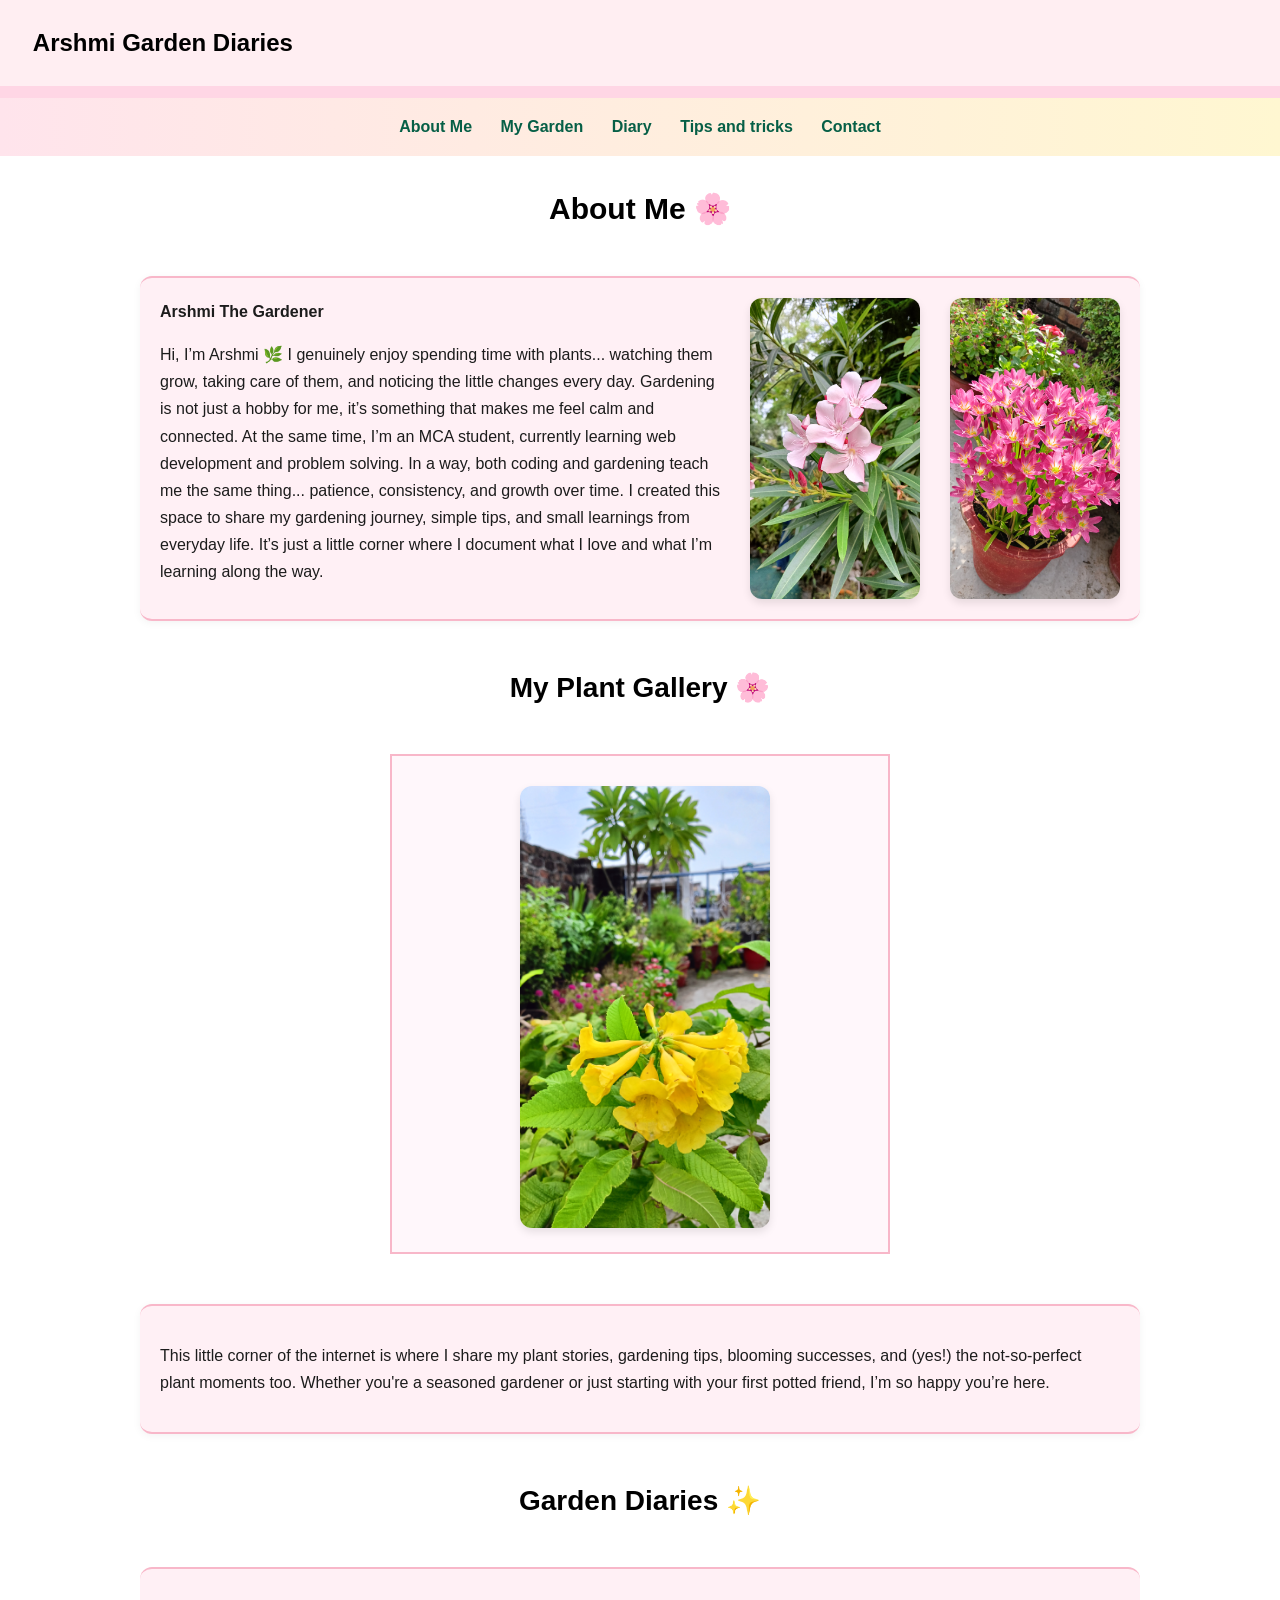
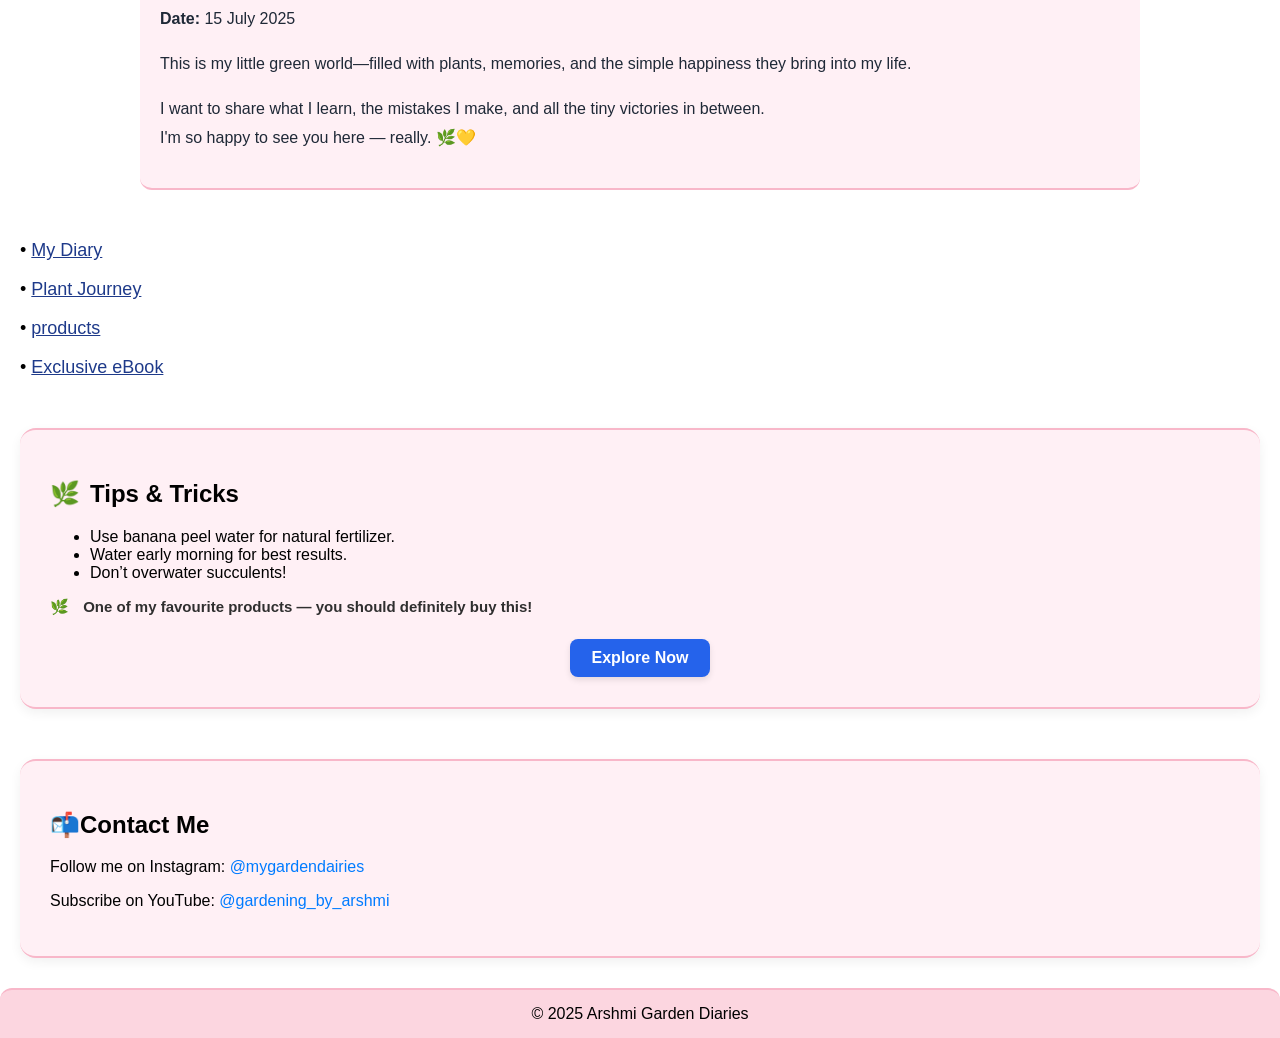
<file: index.html>
<!DOCTYPE html>
<html lang="en">
<head>
    <meta charset="UTF-8">
    <meta name="viewport" content="width=device-width, initial-scale=1.0">
    <title>MyGardenDiaries</title>
    <link rel="stylesheet" href="style.css">
</head>
<body>
    <header class="title" style="font-size: 20px;">
        <h1>Arshmi Garden Diaries</h1>
        <button class="menu-toggle" onclick="toggleMenu()">☰</button>
    </header>
    <div class="subbanner">

    </div>
    <div class="navmenu" id="navmenu">
        <nav>
            <a class="nav" href="#about">About Me</a>
            <a class="nav" href="#myplantgallery">My Garden</a>
            <!-- <a id="nav" href="#myplantgallery">Gallery</a> -->
            <a class="nav" href="#gardendiary">Diary</a>
            <a class="nav" href="#tips">Tips and tricks</a>
            <a class="nav" href="#contact">Contact</a>

        </nav>
    </div>

    <!-- javascript  -->
    <!-- <script>
    function toggleMenu() {

      var nav = document.getElementById('navmenu');

      nav.classList.toggle('navmenu');

    }
    </script> -->
   <!-- javascript  -->

    <!-- About Section -->
     <h2 style="text-align: center; font-size: 30px;" id="about">About Me 🌸</h2>
    <div class="about">
        <img id="imgR" src="images/rainlilyP.jpg" alt="Rain Lily">
        <img id="imgK" src="images/kanerNursery.jpg" alt="Kaner">
        <p style="margin-top: 0%;"><b>Arshmi The Gardener</b></p>
        Hi, I’m Arshmi 🌿
        I genuinely enjoy spending time with plants... watching them grow, taking care of them, and noticing the little changes every day. Gardening is not just a hobby for me, it’s something that makes me feel calm and connected.
        At the same time, I’m an MCA student, currently learning web development and problem solving. In a way, both coding and gardening teach me the same thing... patience, consistency, and growth over time.
        I created this space to share my gardening journey, simple tips, and small learnings from everyday life. It’s just a little corner where I document what I love and what I’m learning along the way.
    </div>

    <h2 id="myplantgallery" style="color: black;font-size: 28px;text-align: center;">My Plant Gallery 🌸</h2>
    <section id="gallery" class="gallery">

    <img class="img2" src="images/tecomaY.jpg">
    <p class="caption">A peaceful corner of my garden 🌿</p>

    <img class="img2" src="images/rainlilyP.jpg">
    <p class="caption"> one of my favourite rain lily 🌸</p>

    <img class="img2" src="images/oranges.jpg">
    <p class="caption">Tiny terrace oranges in my terrace garden 🍊</p>

    <img class="img2" src="images/redlily.jpg">
    <p class="caption">Red lilies blooming 🌷</p>

    <!-- SLIDER -->
    <div class="slider-container">
      <div class="slides">
        <!-- <img class="img2" src="diyCycle.jpg"> -->
        <img class="img2" src="images/diyHut.jpg">
      </div>
    </div>
    <p class="caption">A little DIY project 🏡</p>
  </section>
  <div id="para1" >
  <p>
    This little corner of the internet is where I share my plant stories, gardening tips, blooming successes, and (yes!) the not-so-perfect plant moments too. Whether you're a seasoned gardener or just starting with your first potted friend,
     I’m so happy you’re here.
  </p>
  </div>
  <h2 id="gardendiary">
    Garden Diaries ✨ </h2>
   <div id="diary" class="diary">
   <p style="margin-bottom: 10px;"><strong>Date:</strong> 15 July 2025</p>
   <p>
    This is my little green world—filled with plants, memories, and the simple happiness they bring into my life.</p>
   <p>  I want to share what I learn, the mistakes I make, and all the tiny victories in between.<br>
    I'm so happy to see you here — really. 🌿💛
   </div>
   <div style="margin: 20px; text-align: left; font-family: 'Segoe UI', sans-serif; font-size: 18px;">
  <p>• <a href="MyDiary.html" style="color: #1e3a8a; text-decoration: underline;">My Diary</a></p>
  <p>• <a href="plantJourney.html" style="color: #1e3a8a; text-decoration: underline;">Plant Journey</a></p>
   <p>• <a href="tools.html" style="color: #1e3a8a; text-decoration: underline;">products</a></p>
  <p>• <a href="buyEbook.html" style="color: #1e3a8a; text-decoration: underline;">Exclusive eBook</a></p>
  </div>

    <div id="tips" class="tips">
        <h2>Tips & Tricks</h2>
    <ul>
        <li>Use banana peel water for natural fertilizer.</li>
        <li>Water early morning for best results.</li>
        <li>Don’t overwater succulents!</li>
    </ul>
    <h2 style="font-family: 'Segoe UI', sans-serif; color: #2f2f2f; font-size: 15px;">
        One of my favourite products — you should definitely buy this!
    </h2>
    <div style="text-align: center;">
        <a class="button" href="tools.html">Explore Now</a>
    </div>
     </div>
    <div id="contact"class="section contact">

    <h2>Contact Me</h2>
    <p>Follow me on Instagram: <a href="https://www.instagram.com/mygardendairies?igsh=cGZ2ZWs3b3NzZTIw" target="_blank">@mygardendairies</a></p>
    <p>Subscribe on YouTube: <a href="https://youtube.com/@gardening_by_arshmi?si=fPzWDsmTJuHt22xy" target="_blank">@gardening_by_arshmi</a></p>
  </div>
   
    <footer>© 2025 Arshmi Garden Diaries</footer>
</body>
</html>
</file>
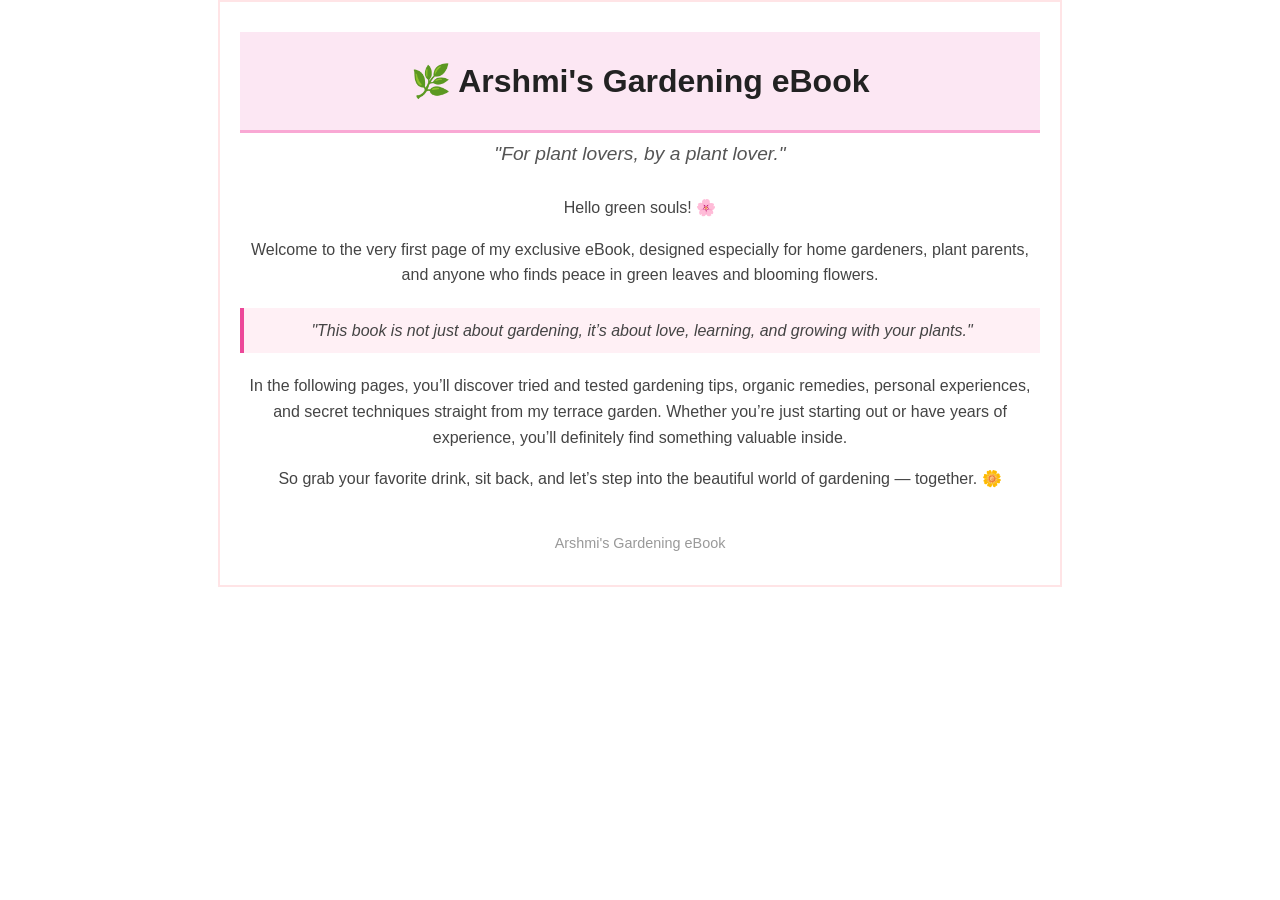
<file: ebookTemp.html>
<!DOCTYPE html>
<html lang="en">
<head>
    <meta charset="UTF-8">
    <meta name="viewport" content="width=device-width, initial-scale=1.0">
    <title>Arshmi's Gardening eBook</title>
    <style>
        body {
            background-color: #ffffff;
            font-family: 'Segoe UI', sans-serif;
            color: #333;
            margin: 0;
            padding: 0;
        }
        .cover-page-container {
            border: 2px solid #ffe4e6;
            max-width: 800px;
            margin: 0 auto;
            padding: 30px 20px;
            text-align: center;
        }
        .title {
            background-color: #fce7f3; /* soft baby pink */
            padding: 30px 20px;
            border-bottom: 3px solid #f9a8d4;
            font-size: 2em;
            font-weight: bold;
            color: #222;
            text-align: center;
            margin-bottom: 10px;
        }
        .title h1{
            margin: 0;
            font-size: 36px;
            color: #000; /* black heading */
            text-transform: uppercase;
            letter-spacing: 1px;
        }
        .subheading {
            font-size: 1.2em;
            text-align: center;
            color: #555;
            margin-bottom: 30px;
            font-style: italic;
        }
        .cover-content {
            font-size: 1rem;
            line-height: 1.6;
            color: #444;
        }
        .highlight {
            background-color: #fff0f5;
            padding: 10px;
            border-left: 4px solid #ec4899;
            margin: 20px 0;
            font-style: italic;
        }
        .footer-note {
            margin-top: 40px;
            text-align: center;
            font-size: 0.9rem;
            color: #999;
        }
    </style>
</head>
<body>
    <div class="cover-page-container">
        <div class="title">🌿 Arshmi's Gardening eBook</div>
        <div class="subheading">"For plant lovers, by a plant lover."</div>
        <div class="cover-content">

            <p>Hello green souls! 🌸</p>
            <p>Welcome to the very first page of my exclusive eBook, designed especially for home gardeners, plant parents, and anyone who finds peace in green leaves and blooming flowers.</p>

            <div class="highlight">
            "This book is not just about gardening, it’s about love, learning, and growing with your plants."  
            </div>

            <p>In the following pages, you’ll discover tried and tested gardening tips, organic remedies, personal experiences, and secret techniques straight from my terrace garden. Whether you’re just starting out or have years of experience, you’ll definitely find something valuable inside.</p>
            <p>So grab your favorite drink, sit back, and let’s step into the beautiful world of gardening — together. 🌼</p>

            <div class="footer-note">
              Arshmi's Gardening eBook
            </div>

        </div>
    </div>
</body>
</html>
</file>
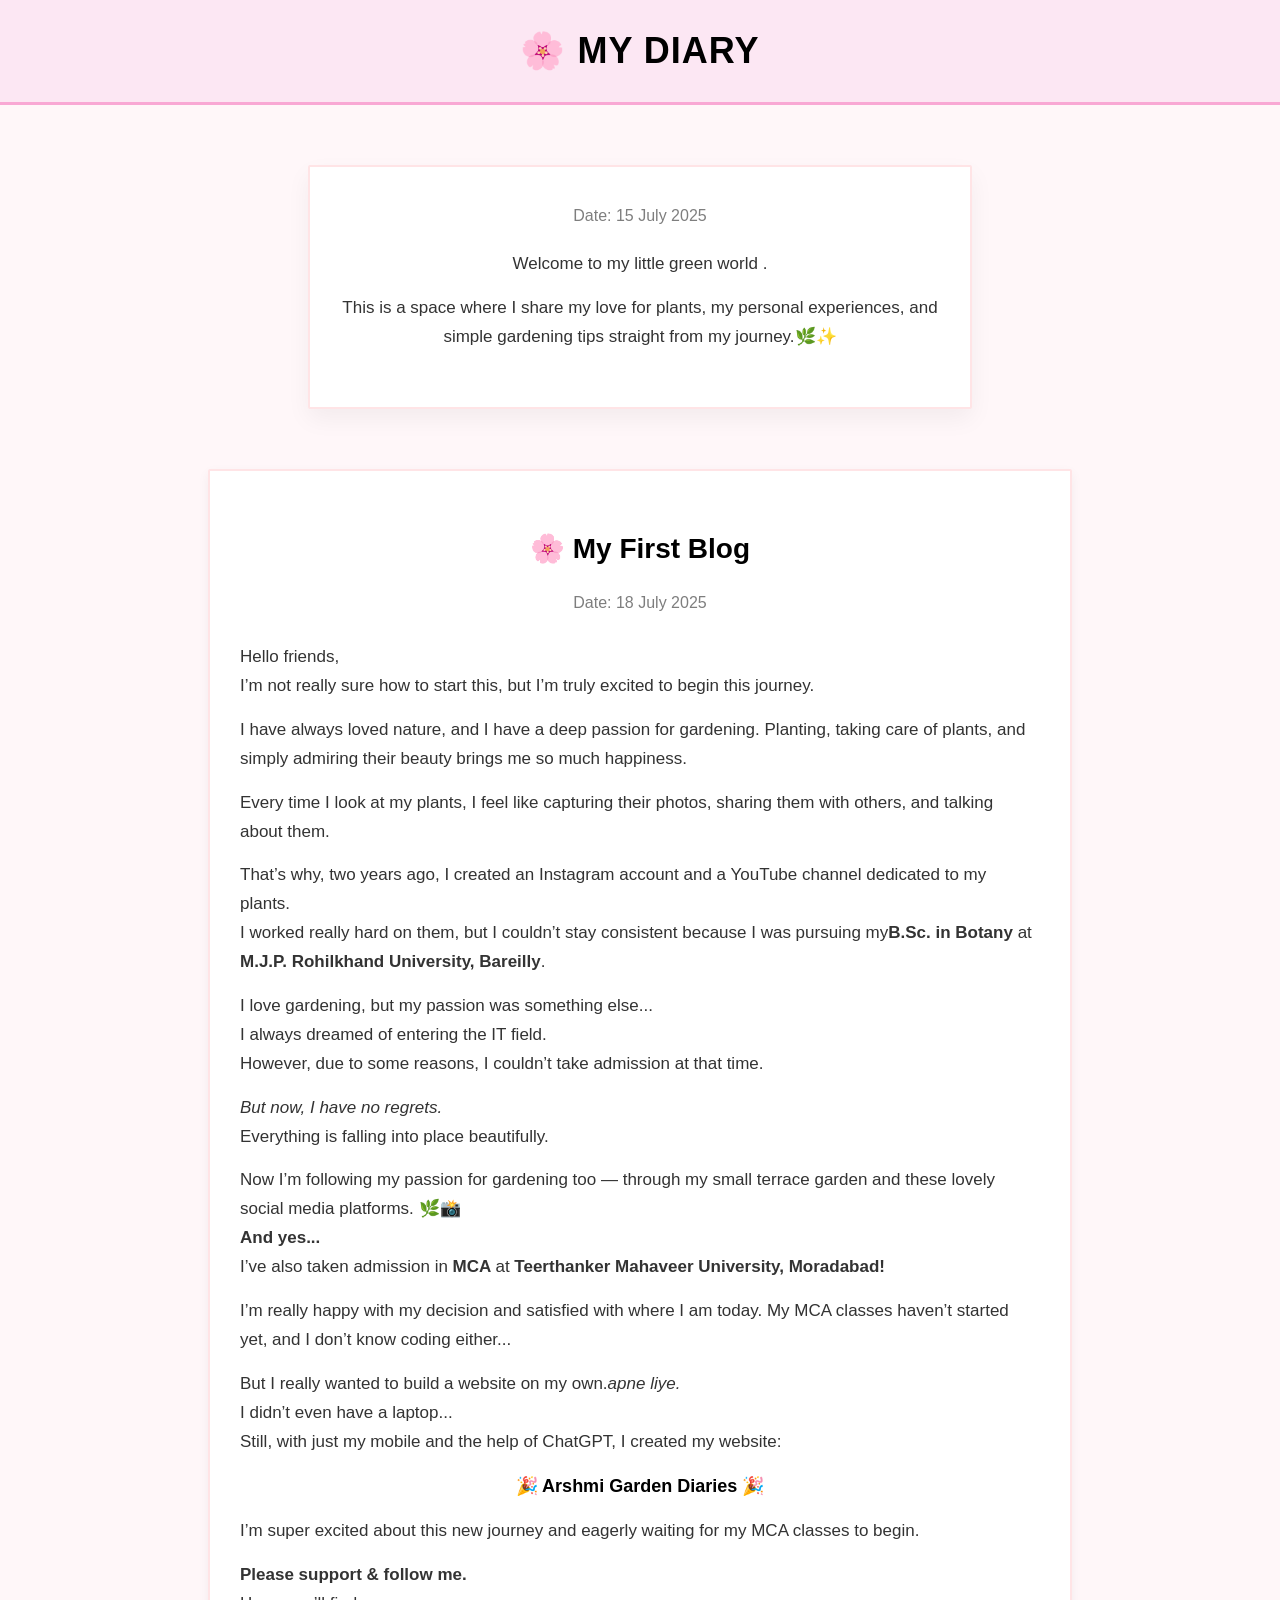
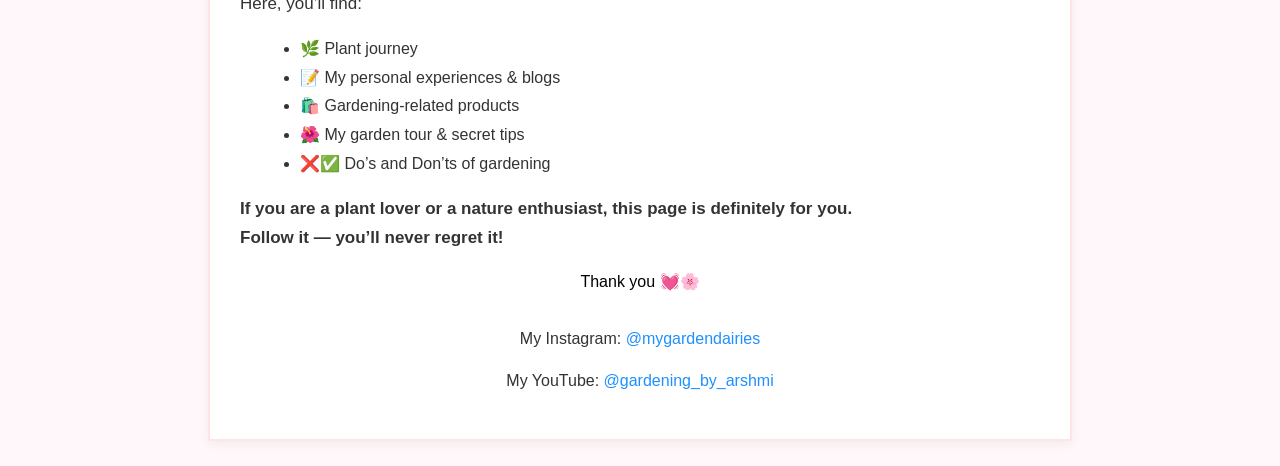
<file: MyDiary.html>
<!DOCTYPE html>
<html lang="en">
<head>
  <meta charset="UTF-8">
  <title>My Diary</title>
  <meta name="viewport" content="width=device-width, initial-scale=1.0">
  <style>
    body {
      margin: 0;
      padding: 0;
      background-color: #fff7f9;
      font-family: 'Segoe UI', sans-serif;
      color: #333;
    }

    .header-box {
      background-color: #fce7f3; /* soft baby pink */
      padding: 30px 20px;
      text-align: center;
      border-bottom: 3px solid #f9a8d4;
    }

    .header-box h1 {
      margin: 0;
      font-size: 36px;
      color: #000; /* black heading */
      text-transform: uppercase;
      letter-spacing: 1px;
    }

    .date {
      text-align: center;
      color: #888; 
      font-size: 14px;
      margin-bottom: 10px; 
    }

    .diary-container {
      max-width: 600px;
      margin: 60px auto;
      background-color: #fff;
      padding: 40px 30px;
      border-radius: 2px;
      box-shadow: 0 10px 25px rgba(0, 0, 0, 0.05);
      border: 2px solid #ffe4e6;
      text-align: center;
    }

    h1 {
      font-size: 36px;
      margin-bottom: 10px;
      color: #000;
    }

    /* h1::before {
      content: "🌸 ";
    } */

    .date {
      font-size: 16px;
      color: #7e7e7e;
      margin-bottom: 25px;
    }

    p {
      font-size: 17px;
      line-height: 1.7;
      margin: 15px 0;
    }

    .highlight {
      font-style: italic;
      color: #9c27b0;
    }

    #first-blog{
      background-color: #ffffff; 
      padding: 30px; 
      max-width: 800px; 
      margin: 25px auto;
      border: 2px solid #ffe4e6; 
      border-radius: 2px; 
      box-shadow: 0 4px 12px rgba(0,0,0,0.05); 
      font-family: 'Segoe UI', sans-serif; 
      color: #333; 
      line-height: 1.8;
    }
  </style>
</head>
<body>

  <div class="header-box">
      <h1>🌸 My Diary</h1>
  </div>

  <div class="diary-container">

    <div class="date">Date: 15 July 2025</div>

    <p>Welcome to my little green world .</p>

    <p>This is a space where I share my love for plants, my personal experiences, and simple gardening tips straight from my journey.🌿✨</p>

  </div>


<div id="first-blog">

  <h2 style="color: #000000; text-align: center; font-size: 28px; margin-bottom: 10px;">🌸 My First Blog</h2>

  <p style="font-size: 16px; color: #7e7e7e;"> <div class="date">Date: 18 July 2025</div></p>

  <p>Hello friends,<br>

  I’m not really sure how to start this, but I’m truly excited to begin this journey.</p>

  <p>I have always loved nature, and I have a deep passion for gardening.

   Planting, taking care of plants, and simply admiring their beauty brings me so much happiness.</p>

  <p>Every time I look at my plants, I feel like capturing their photos, sharing them with others, and talking about them.</p>

  <p>That’s why, two years ago, I created an Instagram account and a YouTube channel dedicated to my plants.<br>

  I worked really hard on them, but I couldn’t stay consistent because I was pursuing my<strong>B.Sc. in Botany</strong> at <strong>M.J.P. Rohilkhand University, Bareilly</strong>.</p>

  <p>I love gardening, but my passion was something else...<br>

  I always dreamed of entering the IT field.<br>

  However, due to some reasons, I couldn’t take admission at that time.</p>

  <p><em>But now, I have no regrets.</em><br>

  Everything is falling into place beautifully.</p>

  <p>Now I’m following my passion for gardening too — through my small terrace garden and these lovely social media platforms. 🌿📸<br>

  <strong>And yes...</strong><br>

  I’ve also taken admission in <strong> MCA </strong> at <strong> Teerthanker Mahaveer University, Moradabad!</strong></p>

  <p>I’m really happy with my decision and satisfied with where I am today.

     My MCA classes haven’t started yet, and I don’t know coding either...</p>

  <p>But I really wanted to build a website on my own.<em>apne liye.</em><br>

  I didn’t even have a laptop...<br>

  Still, with just my mobile and the help of ChatGPT, I created my website:</p>

  <p style="text-align: center; font-size: 18px; color: #000000; font-weight: bold;">🎉 Arshmi Garden Diaries 🎉</p>

  <p>I’m super excited about this new journey and eagerly waiting for my MCA classes to begin.</p>

  <p><strong>Please support & follow me.</strong><br>

  Here, you’ll find:</p>

  <ul style="list-style: disc; margin-left: 20px;">

    <li>🌿 Plant journey</li>

    <li>📝 My personal experiences & blogs</li>

    <li>🛍️ Gardening-related products</li>

    <li>🌺 My garden tour & secret tips</li>

    <li>❌✅ Do’s and Don’ts of gardening</li>

  </ul>

  <p><strong>If you are a plant lover or a nature enthusiast, this page is definitely for you.<br>

  Follow it — you’ll never regret it!</strong></p>

  <p style="text-align: center; font-size: 16px; color: #000000;">Thank you 💓🌸</p>


  <!-- Social links start -->

  <p style="font-size: 16px; color: #333; text-align: center; margin-top: 30px;">

    My Instagram:  

    <a href="https://www.instagram.com/mygardendairies?igsh=cGZ2ZWs3b3NzZTIw" target="_blank" style="color: #1e90ff; text-decoration: none; font-weight: 500;">

      @mygardendairies

    </a>

  </p>

  <p style="font-size: 16px; color: #333; text-align: center;">

    My YouTube:  

    <a href="https://www.youtube.com/@gardening_by_arshmi" target="_blank" style="color: #1e90ff; text-decoration: none; font-weight: 500;">

      @gardening_by_arshmi

    </a>

  </p>

  <!-- Social links end -->


</div>
</body>
</html>
</file>
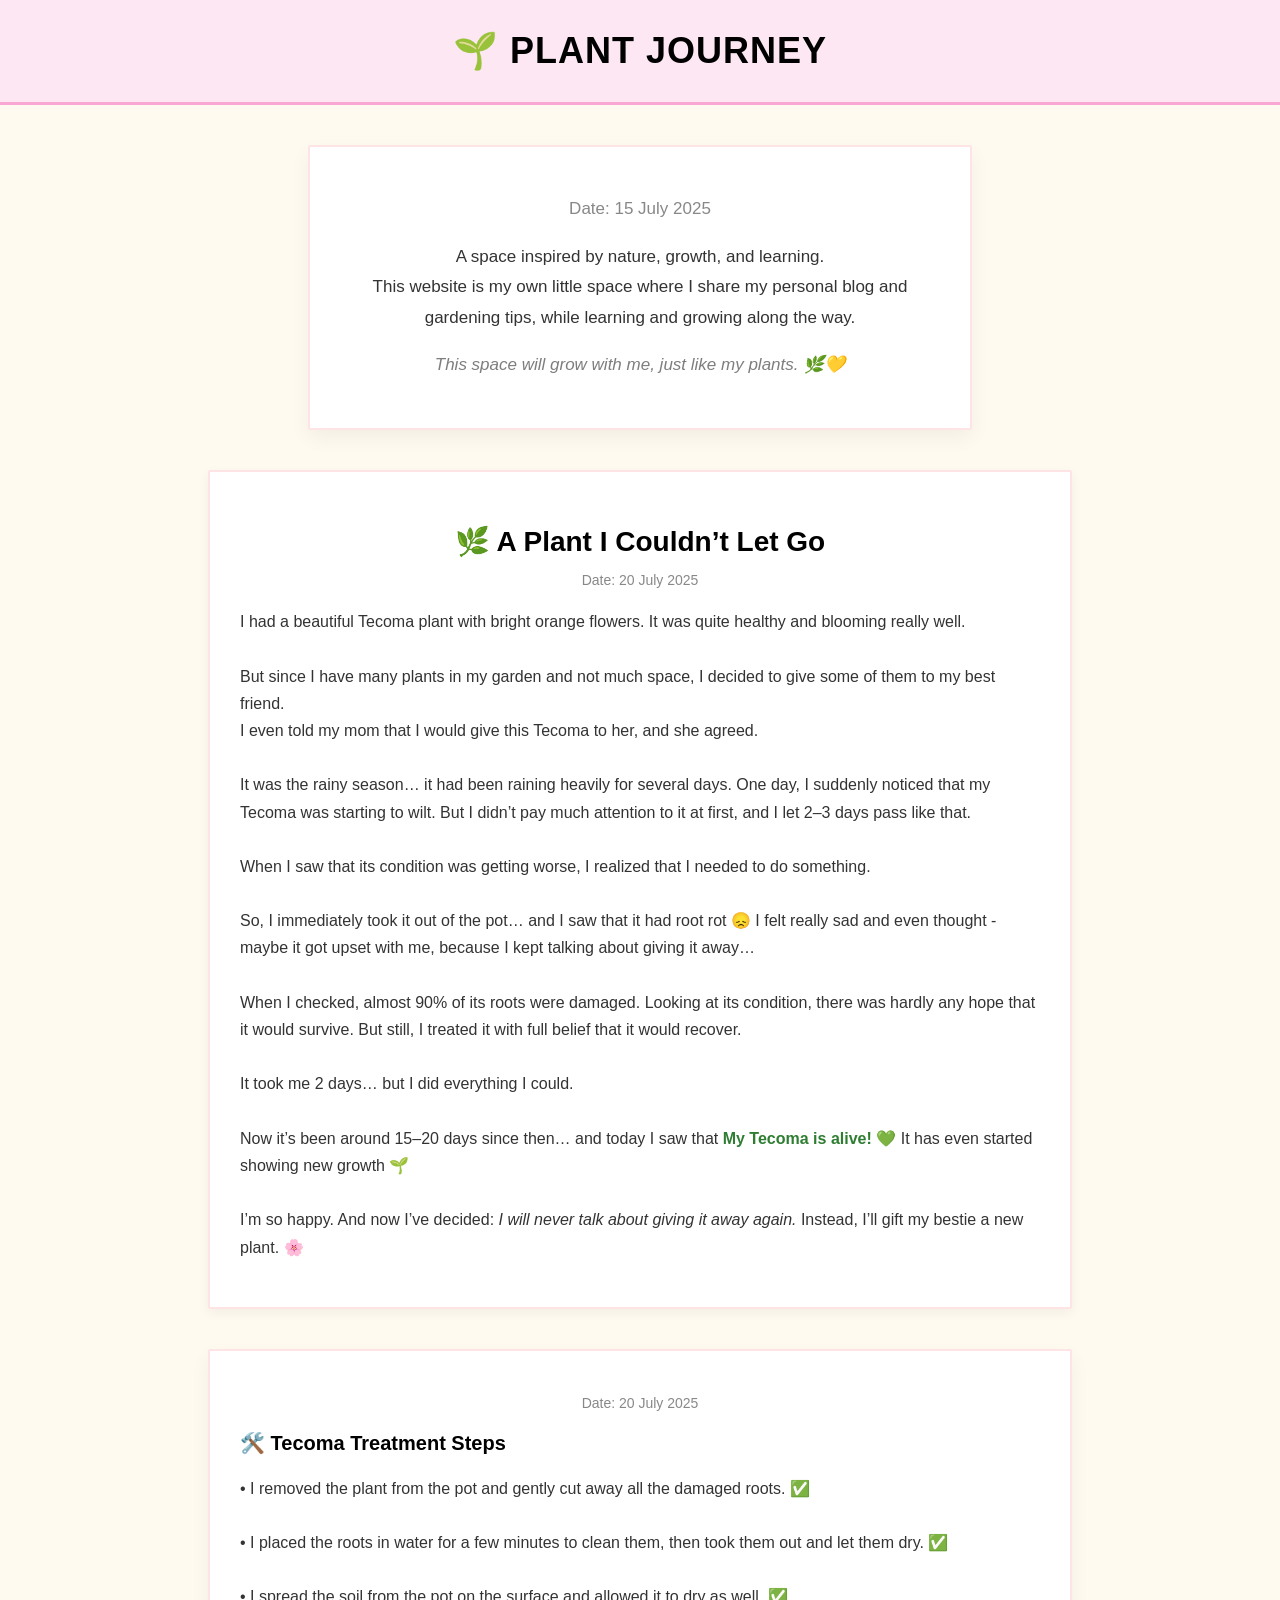
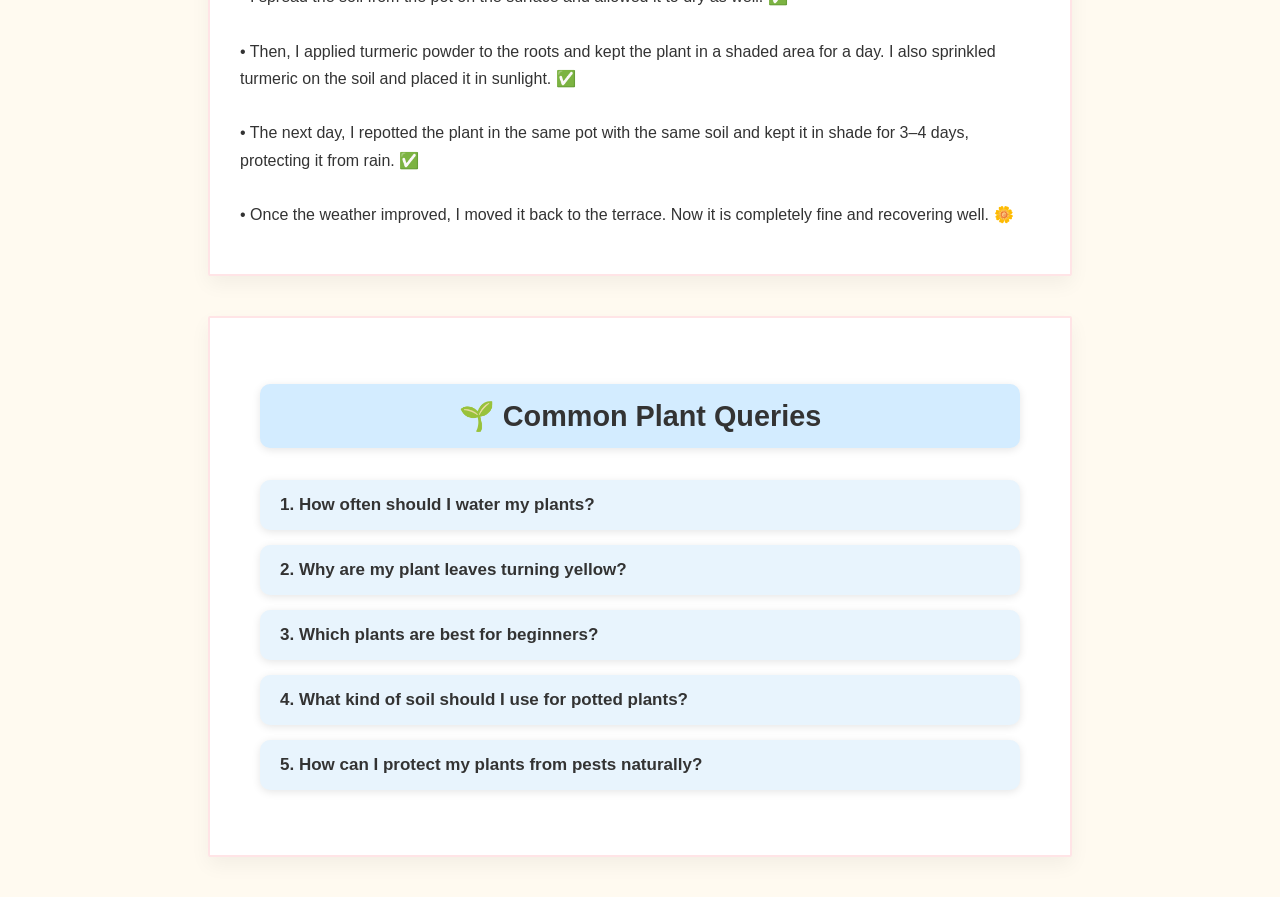
<file: plantJourney.html>
<!DOCTYPE html>
<html lang="en">
<head>

  <meta charset="UTF-8" />

  <meta name="viewport" content="width=device-width, initial-scale=1.0"/>

  <title>Plant Journey</title>

  <style>

    body {
      margin: 0;
      padding: 0;
      /* background-color: #fff7f9; */
      background-color: #fffaf0; /* soft peach background */
      font-family: 'Segoe UI', sans-serif;
      color: #333;
    }

    .header-box {
      background-color: #fce7f3; /* soft baby pink */
      padding: 30px 20px;
      text-align: center;
      border-bottom: 3px solid #f9a8d4;
    }

    .header-box h1 {
      margin: 0;
      font-size: 36px;
      color: #000; /* black heading */
      text-transform: uppercase;
      letter-spacing: 1px;
    }

    .intro-box {
      text-align: center;
      max-width: 600px;
      background-color: #fff;
      margin: 40px auto;
      padding: 30px;
      border-radius: 2px;
      box-shadow: 0 8px 20px rgba(0,0,0,0.05);
      border: 2px solid #ffe4e6;
    }

    .intro-box p {
      font-size: 17px;
      line-height: 1.8;
    }

    .date {
      text-align: center;
      color: #888; 
      font-size: 14px;
      margin-bottom: 10px; 
    }

    .italic {
      font-style: italic;
      color: #7e7e7e;
    }
    
    .story-section{
      background-color: #ffffff;
      font-family: 'Segoe UI', sans-serif;
      box-shadow: 0 4px 12px rgba(0,0,0,0.05);
      color: #333;
      max-width: 800px;
      margin: 30px auto;
      padding: 30px;
      border-radius: 2px;
      border: 2px solid #ffe4e6;
    }

    .story-content{
      line-height: 1.7; 
      margin-top: 20px;
    }

    .care-section{
      background-color: #ffffff;
      padding: 30px;
      border-radius: 2px;
      font-family: 'Segoe UI', sans-serif; color: #333;
      max-width: 800px;
      margin: 40px auto;
      padding: 30px;
      box-shadow: 0 8px 20px rgba(0,0,0,0.05);
      border: 2px solid #ffe4e6;
    }

    .faq-section{
      max-width: 800px;
      background-color: #fff;
      margin: 40px auto;
      padding: 30px;
      border-radius: 2px;
      box-shadow: 0 8px 20px rgba(0,0,0,0.05);
      border: 2px solid #ffe4e6;
    }
    #faq-heading{
        font-size: 1.8rem;
        font-weight: bold;
        text-align: center;
        margin-top: 1rem;
        margin-bottom: 2rem;
        background-color: #d3ecff;
        border-radius: 10px;
        padding: 15px 20px;
        cursor: pointer;
        box-shadow: 0 2px 8px rgba(0,0,0,0.1);
        transition: 0.3s;
    }
    .faq-box {
        background-color: #e8f4fd;
        border-radius: 10px;
        padding: 15px 20px;
        margin-bottom: 15px;
        cursor: pointer;
        box-shadow: 0 2px 8px rgba(0,0,0,0.1);
        transition: 0.3s;
    }
    .faq-box:hover {
        background-color: #d4eafd;
    }
    .faq-answer {
        display: none;
        margin-top: 10px;
        font-size: 15px;
    }
    .faq-box.open .faq-answer {
        display: block;
    }
    .faq-question {
        font-weight: bold;
        font-size: 17px;
    }
    .toggle-lang {
        margin-top: 5px;
        display: inline-block;
        color: #007bff;
        font-size: 14px;
        cursor: pointer;
        text-decoration: underline;
    }
    .hindi {
        display: none;
        color: #333;
    }

    .story-title{
      color: #000000; 
      text-align: center; 
      font-size: 28px; 
      margin-bottom: 10px;
    }
  </style>

</head>

<body>

  <div class="header-box">

    <h1>🌱 Plant Journey</h1>

  </div>

  <!-- Introduction -->
  <div class="intro-box">

    <p class="date">Date: 15 July 2025</p>

    <p class="intro-para" >
      A space inspired by nature, growth, and learning. <br>  
      This website is my own little space where I share my personal blog and gardening tips, while learning and growing along the way.
    </p>

    <p class="italic">This space will grow with me, just like my plants. 🌿💛</p>

  </div>

   <!-- Story Section -->
  <div class="story-section">

  <h2 class="story-title" >🌿 A Plant I Couldn’t Let Go</h2>

  <p class="date" >Date: 20 July 2025</p>

  <p class="story-content">

    I had a beautiful Tecoma plant with bright orange flowers. It was quite healthy and blooming really well.
    <br><br>

    But since I have many plants in my garden and not much space, I decided to give some of them to my best friend.
    <br>

    I even told my mom that I would give this Tecoma to her, and she agreed.
    <br><br>

    It was the rainy season… it had been raining heavily for several days. One day, I suddenly noticed that my Tecoma was starting to wilt. But I didn’t pay much attention to it at first, and I let 2–3 days pass like that.
    <br><br>

    When I saw that its condition was getting worse, I realized that I needed to do something.
    <br><br>

    So, I immediately took it out of the pot… and I saw that it had root rot 😞
    I felt really sad and even thought - maybe it got upset with me, because I kept talking about giving it away…
    <br><br>

    When I checked, almost 90% of its roots were damaged. Looking at its condition, there was hardly any hope that it would survive.
    But still, I treated it with full belief that it would recover.
    <br><br>

    It took me 2 days… but I did everything I could.
    <br><br>

    Now it’s been around 15–20 days since then… and today I saw that
    <strong style="color: #2e7d32;">My Tecoma is alive! 💚</strong>  

    It has even started showing new growth 🌱
    <br><br>

    I’m so happy. And now I’ve decided:  

    <em>I will never talk about giving it away again.</em>  

    Instead, I’ll gift my bestie a new plant. 🌸

  </p>

  </div>

  <!-- Care Section -->
  <div class="care-section" >
  <p class="date" >Date: 20 July 2025</p>
  <h3 style="color: #000000; font-size: 20px;">🛠️ Tecoma Treatment Steps</h3>
  <p style="line-height: 1.7; font-size: 16px;">
    • I removed the plant from the pot and gently cut away all the damaged roots. ✅<br><br>
    • I placed the roots in water for a few minutes to clean them, then took them out and let them dry. ✅<br><br>
    • I spread the soil from the pot on the surface and allowed it to dry as well. ✅<br><br>
    • Then, I applied turmeric powder to the roots and kept the plant in a shaded area for a day. I also sprinkled turmeric on the soil and placed it in sunlight. ✅<br><br>
    • The next day, I repotted the plant in the same pot with the same soil and kept it in shade for 3–4 days, protecting it from rain. ✅<br><br>
    • Once the weather improved, I moved it back to the terrace. Now it is completely fine and recovering well. 🌼
  </p>
  </div>

   <!-- Common Plant Queries -->
<section class="faq-section">

<div  style=" padding: 20px;">
  <div style="max-width: 800px; margin: auto;">
    
    <h2 id="faq-heading"> 🌱 Common Plant Queries </h2>

    <div class="faq-box" onclick="toggleFaq(this)">
      <div class="faq-question">1. How often should I water my plants?</div>
      <div class="faq-answer">
        <div class="english">💧 Most plants need watering once every 1–3 days. Check the topsoil – if it's dry 1 inch deep, it's time to water.</div>
        <div class="hindi">💧 ज़्यादातर पौधों को हर 1–3 दिन में पानी देना चाहिए। अगर मिट्टी ऊपर से 1 इंच तक सूखी हो, तो पानी देना ज़रूरी है।</div>
        <div class="toggle-lang" onclick="toggleLanguage(event, this)">🌐 Show Hindi / English</div>
      </div>
    </div>

    <div class="faq-box" onclick="toggleFaq(this)">
      <div class="faq-question">2. Why are my plant leaves turning yellow?</div>
      <div class="faq-answer">
        <div class="english">🍂 Overwatering, poor drainage, or lack of sunlight. Check pot drainage and move plant to sunlight.</div>
        <div class="hindi">🍂 ज़्यादा पानी, खराब निकासी या धूप की कमी की वजह से पत्तियां पीली हो सकती हैं। गमले का ड्रेनेज चेक करें और पौधे को धूप में रखें।</div>
        <div class="toggle-lang" onclick="toggleLanguage(event, this)">🌐 Show Hindi / English</div>
      </div>
    </div>

    <div class="faq-box" onclick="toggleFaq(this)">
      <div class="faq-question">3. Which plants are best for beginners?</div>
      <div class="faq-answer">
        <div class="english">🌿 Snake plant, Money plant, Spider plant, Jade, Aloe Vera, and ZZ plant – low maintenance and easy!</div>
        <div class="hindi">🌿 स्नेक प्लांट, मनी प्लांट, स्पाइडर प्लांट, जेड, ऐलोवेरा और ज़ज़ प्लांट – कम देखभाल वाले और आसान हैं।</div>
        <div class="toggle-lang" onclick="toggleLanguage(event, this)">🌐 Show Hindi / English</div>
      </div>
    </div>

    <div class="faq-box" onclick="toggleFaq(this)">
      <div class="faq-question">4. What kind of soil should I use for potted plants?</div>
      <div class="faq-answer">
        <div class="english">🪴 Use well-draining mix: garden soil + compost + sand/cocopeat for healthy growth.</div>
        <div class="hindi">🪴 अच्छी जल निकासी वाली मिट्टी इस्तेमाल करें: गार्डन मिट्टी + खाद + रेत/कोकोपीट।</div>
        <div class="toggle-lang" onclick="toggleLanguage(event, this)">🌐 Show Hindi / English</div>
      </div>
    </div>

    <div class="faq-box" onclick="toggleFaq(this)">
      <div class="faq-question">5. How can I protect my plants from pests naturally?</div>
      <div class="faq-answer">
        <div class="english">🐛 Use neem oil + water spray weekly. Keep plants clean & avoid overwatering.</div>
        <div class="hindi">🐛 नीम के तेल और पानी का स्प्रे हफ्ते में एक बार करें। पौधों को साफ रखें और ज़्यादा पानी देने से बचें।</div>
        <div class="toggle-lang" onclick="toggleLanguage(event, this)">🌐 Show Hindi / English</div>
      </div>
    </div>

  </div>
</div>
</section>

    <!-- JavaScript -->
    <script>
      function toggleFaq(box) {
        box.classList.toggle("open");
      }

      function toggleLanguage(event, element) {
        event.stopPropagation();
        const answer = element.closest(".faq-answer");
        const english = answer.querySelector(".english");
        const hindi = answer.querySelector(".hindi");
        if (english.style.display === "none") {
          english.style.display = "block";
          hindi.style.display = "none";
        } else {
          english.style.display = "none";
          hindi.style.display = "block";
        }
      }
    </script>

</body>

</html>
</file>
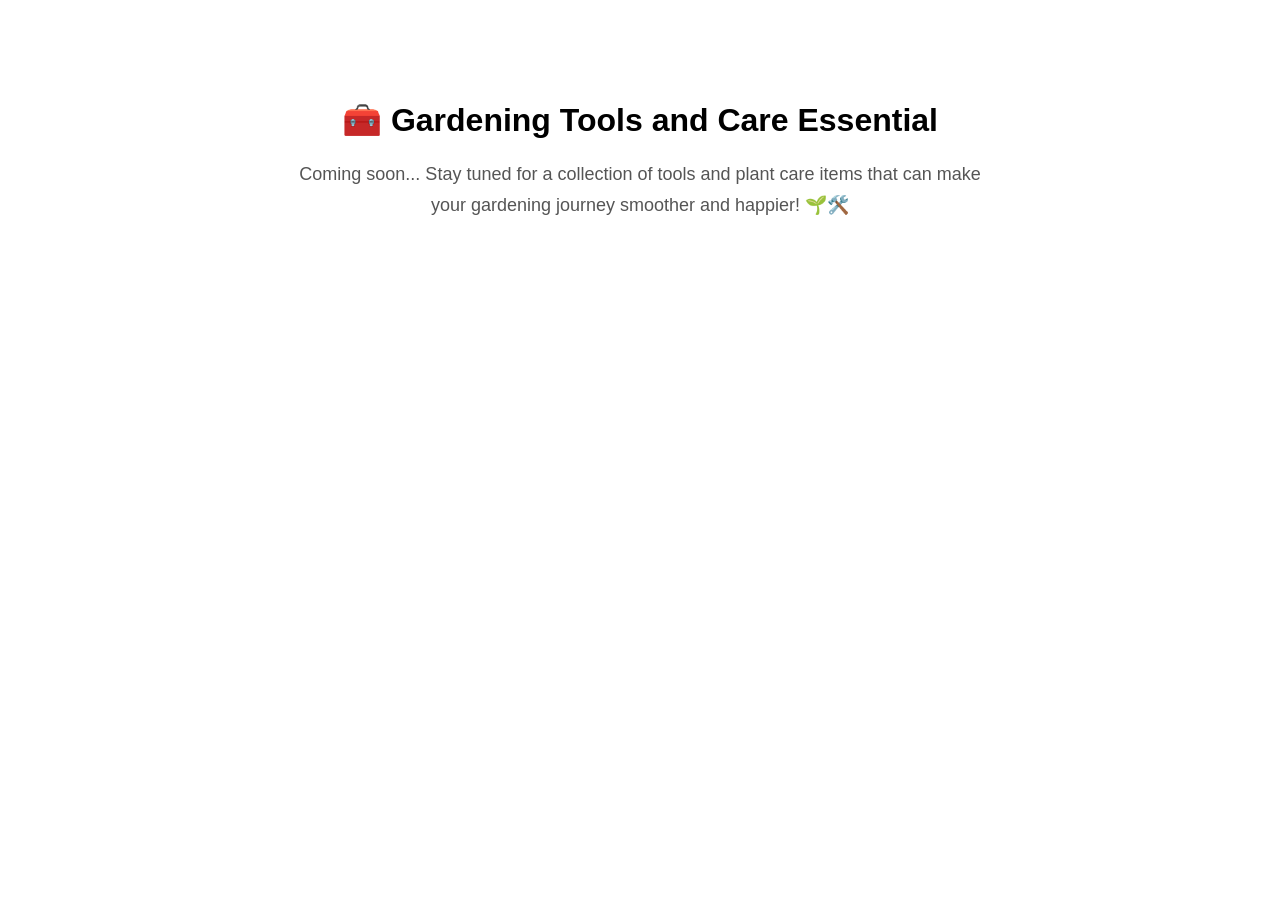
<file: tools.html>
<!DOCTYPE html>

<html lang="en">

<head>

  <meta charset="UTF-8">

  <title>Gardening Tools and Care Essential</title>

  <meta name="viewport" content="width=device-width, initial-scale=1.0">

  <style>

    body {

      background-color: #ffffff;

      font-family: 'Segoe UI', sans-serif;

      margin: 0;

      padding: 0;

      color: #333;

    }

    .container {

      max-width: 700px;

      margin: 50px auto;

      padding: 30px 20px;

      text-align: center;

    }

    h1 {

      font-size: 32px;

      color: #000;

      margin-bottom: 20px;

    }

    h1::before {

      content: "🧰 ";

    }

    p {

      font-size: 18px;

      line-height: 1.7;

      color: #555;

    }

  </style>

</head>

<body>

  <div class="container">

    <h1>Gardening Tools and Care Essential</h1>

    <p>Coming soon... Stay tuned for a collection of tools and plant care items that can make your gardening journey smoother and happier! 🌱🛠️</p>

  </div>

</body>

</html>
</file>
<file: style.css>
*{
    /* padding: 0px;
    margin: 0px; */
    box-sizing: border-box;
}
 @media (max-width: 600px){
    nav{flex-direction: column;}
 }
 @media (min-width: 601px){
    nav{flex-direction: row;}
 }
body {
      background-color: white;
      margin: 0;
      font-family: 'Segoe UI', sans-serif;
    }
header{
    background-color:#ffeef2;
    display: flex;
    justify-content:space-between ;
    padding: 1%;
}
h1{
    font-size: 24px;
    margin-left: 20px;
}
.subbanner{
    background-color: #ffd6e5;
    height: 12px;
}
.menu-toggle{
    /* display: none; */
    font-size: 24px;
    background: none;
    border: none;
    cursor: pointer;
    color: #065f46;
    display: none;
}
 @media (max-width: 600px){
    .menu-toggle{
        display: block;
    }
 }
/* nav{
    background-color: rgba(127, 197, 255, 0.336);
} */
.navmenu {
      display: flex;
      flex-direction: column;
      background: linear-gradient(to right, #ffe4ec, #fff7d1);
      padding: 20px 0;
      text-align: center;
}
@media (max-width: 600px){
    .navmenu{
        display: none;
    }
 }
.navmenu a {
    padding: 12px;
    text-decoration: none;
    font-weight: bold;
    color: #065f46;
}
.navmenu-active {
    display: flex;
}
.navmenu a:hover {
    background-color: #fce7f3;
}
.img1 {
  width:60%;
  height: auto;
  border-radius: 12px;
  box-shadow: 0 4px 8px rgba(0,0,0,0.1);
  margin-left: 30px; 
}
.img2{
   max-width: 300px;
   height: auto;
   border-radius: 12px;
   box-shadow: 0 4px 8px rgba(0,0,0,0.1);
   margin: 0px 30px; 
}
.box1{
    width: 45vw;
    height: auto;
    border: 2px solid black;
    box-sizing: border-box;
     display: inline-block;
}
.box2{
    width: 25vw;
    height: auto;
    border: 2px solid black;
    box-sizing: border-box;
}
.gallery{
    background-color: #fcd6e0;
    padding: 30px 20px;
    max-width: 900px;
    margin: 50px  auto;
    overflow: auto;
}
/* my plant gallery */
.gallery{
    max-width: 500px;
    margin-left: auto;
    margin-right: auto;
    max-height: 500px;
    overflow-y: auto;
    display: flex;
    flex-direction: column;
    gap: 15px;
    padding-right: 10px;
    text-align: center; 
    align-items: center;
    scroll-behavior: smooth;
    border: 2px solid #f8b7c9;
    background-color: #fff7fb;
    padding-top: 30px;
}
.gallery::-webkit-scrollbar{
    width: 6px;
}
.gallery::-webkit-scrollbar-thumb{
    background-color: #caa472;
    border-radius: 10px;
}
/* @media(max-width:768px) {
    .center{
        max-height: none;
        overflow-y: visible;
        width: 100%;
    }  
} */
.caption {
  font-style: italic;
  margin: 10px 0 30px;
  font-size: 18px;
  color: #333;
  margin-top: 10px;
}
/* .slider-container {
    position: relative;
    width: 300px;
    overflow: hidden;
    border-radius: 22px;
    box-shadow: 0 4px 10px rgba(0,0,0,0.1);
    margin: auto;
    display: flex;
}
.slides {
    display: flex;
    width: 300px;
    animation: slide 8s infinite;
}
.slides img {
    width: 250px;
    height: auto;
}
@keyframes slide {
    0%   { transform: translateX(0%); }
    45%  { transform: translateX(0%); }
    50%  { transform: translateX(-100%); }
    95%  { transform: translateX(-100%); }
    100% { transform: translateX(0%); }
} */
.tips{
    margin: 50px 20px 20px 20px;
    font-family: 'Segoe UI', sans-serif;
    background: #fff0f5;
    color: black;
    padding: 30px;
    box-shadow: 0 4px 12px rgba(0, 0, 0, 0.06);
    margin-bottom: 30px;
    border-radius: 16px;
    border-top:2px solid #f8b7c9 ;
    border-bottom:2px solid #f8b7c9 ;
}
.button{
    display: inline-block;
    margin-top: 10px;
    padding: 10px 22px;
    background-color: #2563eb;
    color: white;
    text-decoration: none;
    text-align: center;
    border-radius: 8px;
    font-weight: 600;
    font-family: 'Segoe UI', sans-serif;
    box-shadow: 0 3px 6px rgba(0,0,0,0.1);
    transition: background-color 0.3s ease;
}
.button:hover {
  background-color: #1e40af;
}
.tips h2::before {
    content: "🌿";
    margin-right: 10px;
}
.contact{
    margin: 50px 20px 20px 20px;
    font-family: 'Segoe UI', sans-serif;
    background: #fff0f5;
    color: black;
    padding: 30px;
    box-shadow: 0 4px 12px rgba(0, 0, 0, 0.06);
    margin-bottom: 30px;
    border-radius: 16px;
    border-top:2px solid #f8b7c9 ;
    border-bottom:2px solid #f8b7c9 ;
}
.contact h2::before {
    content: "📬";
}
.contact a {
    color: #007bff;
    text-decoration: none;
}
.contact a:hover {
    text-decoration: underline;
}
footer {
    background-color: #fcd6e0; /* soft footer pink */
    color: black;
    text-align: center;
    padding: 15px;
    border-top: 2px solid #f8b7c9;
    border-radius: 12px 12px 0 0;
    margin-top: 50px auto;
}
img{
    width: 250px;
    height: auto;
    border-radius: 12px;
    box-shadow: 0 4px 8px rgba(0,0,0,0.1);
    margin-left: 30px;
}
#imgK{
    width: 170px;
    float: right;
}
#imgR{
    width: 170px;
    float: right;
}
#about{
    margin: 35px auto;
}
.about{
    overflow: auto;
    background-color:#fff0f5 ;
    padding: 20px;
    margin: 50px auto;
    border-radius: 12px;
    box-shadow: 0 2px 8px rgba(0,0,0,0.05);
    font-family: 'Segoe UI', sans-serif;
    color: #1c1c1c;
    line-height: 1.7;
    font-size: 16px;
    max-width: 1000px;
    border-top:2px solid #f8b7c9 ;
    border-bottom:2px solid #f8b7c9 ;
}
#para1{
    background-color:#fff0f5 ;
    padding: 20px;
    margin: 50px auto;
    max-width: 1000px;
    border-radius: 12px;
    box-shadow: 0 2px 8px rgba(0,0,0,0.05);
    font-family: 'Segoe UI', sans-serif;
    color: #1c1c1c;
    line-height: 1.7;
    font-size: 16px;
    border-top:2px solid #f8b7c9 ;
    border-bottom:2px solid #f8b7c9 ;
}
#gardendiary{
    text-align: center;
    font-family: 'Segoe UI', sans-serif;
    font-size:28px;
    color: black;
    margin-top: 20px;
}
.diary{
    max-width: 1000px;
    margin: 50px auto;
    padding: 20px; font-family: 'Segoe UI', sans-serif;
    color: #1f2937;
    line-height: 1.8;
    background-color: #fff0f5;
    border-radius: 12px;
    border-top:2px solid #f8b7c9 ;
    border-bottom:2px solid #f8b7c9 ;
}

@media (max-width:1000px) {
    .about{
        margin: 20px 20px 0 20px;
    }
    .gallery{
        align-items: center;
        margin: 50px 20px 50 20px;
    }
    #para1{
        margin: 50px 20px 0 20px;
    }
    .about{
        margin: 20px 20px 0 20px;
    }
    .diary{
        margin: 20px 20px 0 20px;
    }
}
</file>
